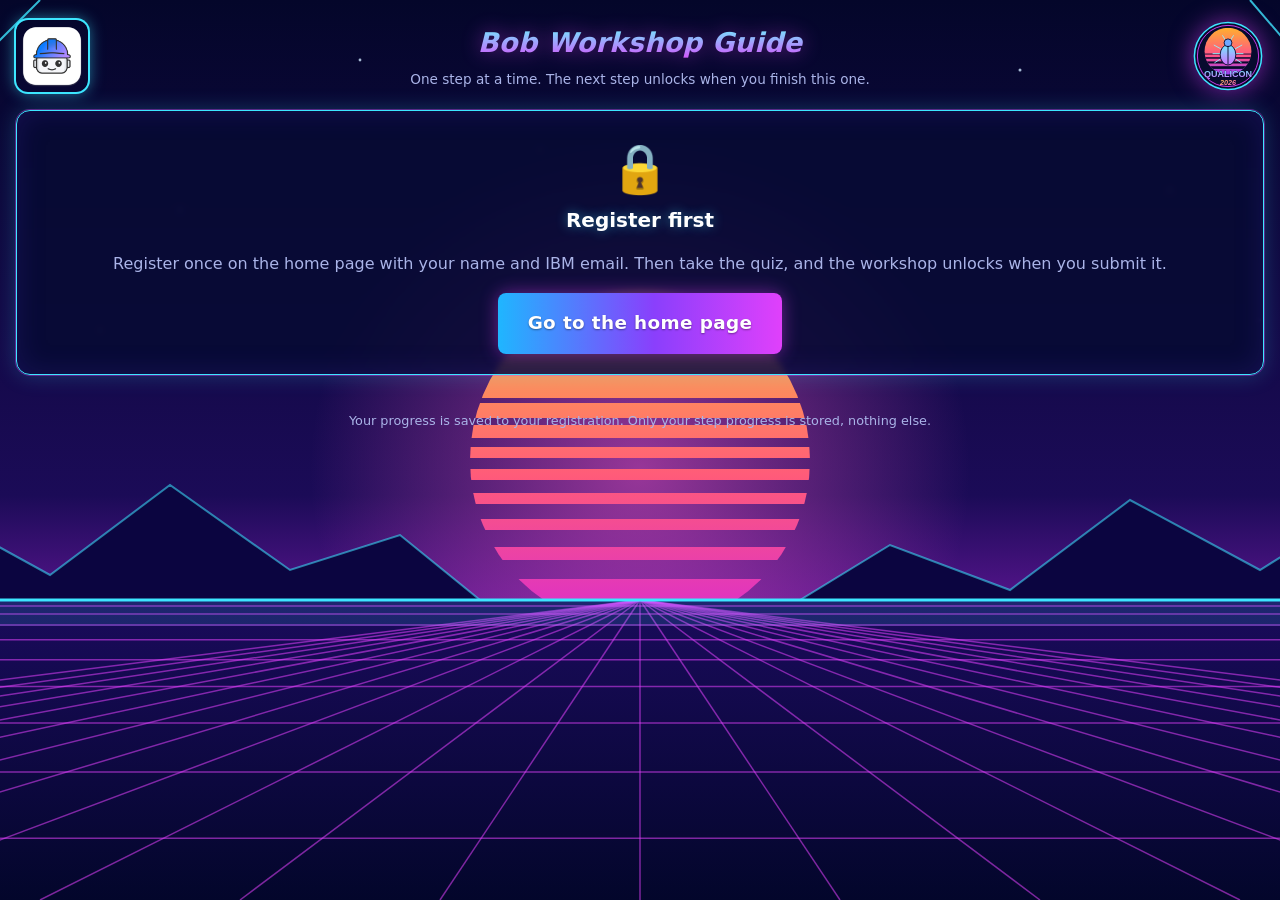
<file: index.html>
<!DOCTYPE html>
<html lang="en">
<head>
  <meta charset="utf-8">
  <meta name="viewport" content="width=device-width, initial-scale=1">
  <meta http-equiv="Content-Security-Policy" content="default-src 'self'; connect-src 'self' https://*.supabase.co; img-src 'self' data:; style-src 'self'; script-src 'self'; base-uri 'none'; form-action 'none'">
  <meta name="referrer" content="no-referrer">
  <title>Bob Workshop Guide | Qualicon 2026</title>
  <link rel="icon" type="image/png" href="assets/favicon.png?v=202611270915">
  <link rel="stylesheet" href="assets/styles.css?v=202611270915">
  <link rel="stylesheet" href="assets/guide.css?v=202611270915">
</head>
<body>
<div class="wrap">
  <div class="brand">
    <img class="logo-img" src="assets/bob-logo.png?v=202611270915" alt="IBM Bob" width="72" height="72">
    <div><h1>Bob Workshop Guide</h1><div class="muted small">One step at a time. The next step unlocks when you finish this one.</div></div>
    <img class="badge-img" src="assets/qualicon-badge.svg?v=202611270915" alt="Qualicon 2026" width="72" height="72">
  </div>

  <noscript><div class="error">This guide needs JavaScript. Ask the facilitator for the printable runbook.</div></noscript>
  <div id="error" class="error hidden" role="alert"></div>

  <!-- Path bar and progress (hidden on the welcome screen) -->
  <div id="topbar" class="topbar hidden">
    <div class="row between">
      <span id="path-label" class="pathpill"></span>
      <span class="row">
        <button id="switch-path" class="btn secondary small-btn" type="button"></button>
        <button id="restart" class="btn secondary small-btn" type="button">Start over</button>
      </span>
    </div>
    <div class="timerline mt-s"><span id="progress-text">0 of 0 steps done</span><span id="ws-clock" class="clock" role="timer" aria-label="Time left in the workshop"></span></div>
    <div class="track"><div id="progress-fill" class="fill"></div></div>
    <nav id="stepper" class="stepper" aria-label="Steps"></nav>
  </div>

  <div id="app" aria-live="polite"></div>

  <footer class="foot">Your progress is saved to your registration. Only your step progress is stored, nothing else.</footer>
</div>
<script src="config.js?v=202611270915"></script>
<script src="assets/api.js?v=202611270915"></script>
<script src="assets/guide.js?v=202611270915"></script>
</body>
</html>
</file>
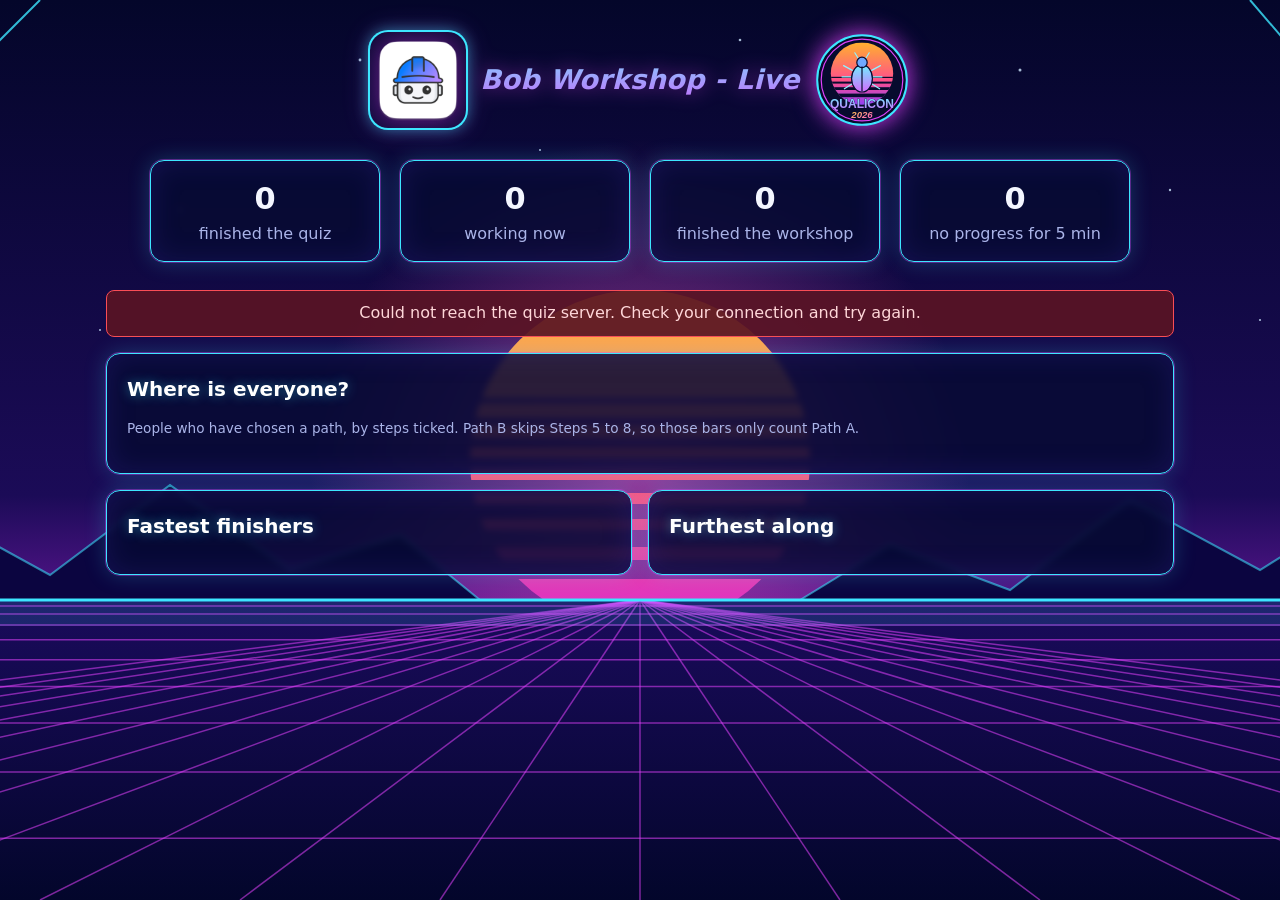
<file: live.html>
<!DOCTYPE html>
<html lang="en">
<head>
  <meta charset="utf-8">
  <meta name="viewport" content="width=device-width, initial-scale=1">
  <meta http-equiv="Content-Security-Policy" content="default-src 'self'; connect-src 'self' https://*.supabase.co; img-src 'self' data:; style-src 'self'; script-src 'self'; base-uri 'none'; form-action 'none'">
  <meta name="referrer" content="no-referrer">
  <meta name="robots" content="noindex">
  <title>Bob Workshop - Live Progress</title>
  <link rel="icon" type="image/png" href="assets/favicon.png?v=202611270930">
  <link rel="stylesheet" href="assets/styles.css?v=202611270930">
  <link rel="stylesheet" href="assets/live.css?v=202611270930">
</head>
<body>
<div class="wrap wide stage">
  <h1 class="stage-title"><img class="logo-img" src="assets/bob-logo.png?v=202611270930" alt="IBM Bob" width="96" height="96"> <span>Bob Workshop - Live</span> <img class="badge-img" src="assets/qualicon-badge.svg?v=202611270930" alt="Qualicon 2026" width="96" height="96"></h1>

  <div class="counters four" aria-live="polite">
    <div class="counter"><b id="c-quiz">0</b><span class="muted">finished the quiz</span></div>
    <div class="counter"><b id="c-work">0</b><span class="muted">working now</span></div>
    <div class="counter"><b id="c-done">0</b><span class="muted">finished the workshop</span></div>
    <div class="counter"><b id="c-stall">0</b><span class="muted">no progress for 5 min</span></div>
  </div>
  <p id="paths" class="muted"></p>
  <p id="err" class="error hidden" role="alert"></p>

  <div class="card left">
    <h2>Where is everyone?</h2>
    <p class="muted small">People who have chosen a path, by steps ticked. Path B skips Steps 5 to 8, so those bars only count Path A.</p>
    <div id="funnel" class="funnel"></div>
  </div>

  <div class="two">
    <div class="card left">
      <h2>Fastest finishers</h2>
      <div id="lb-fast"></div>
    </div>
    <div class="card left">
      <h2>Furthest along</h2>
      <div id="lb-active"></div>
    </div>
  </div>
  <p class="muted small" id="updated"></p>
</div>
<script src="config.js?v=202611270930"></script>
<script src="assets/api.js?v=202611270930"></script>
<script src="assets/live.js?v=202611270930"></script>
</body>
</html>
</file>
<file: assets/styles.css>
:root {
  --bg: #05072e; --surface: rgba(8, 11, 52, .86); --surface2: rgba(26, 22, 88, .85); --border: #3b3f9c;
  --text: #f4f6ff; --muted: #aab4e8; --accent: #3de6ff; --accent2: #e040fb;
  --neon-cyan: #3de6ff; --neon-pink: #e040fb;
  --ok: #24a148; --okbg: #12301e; --bad: #fa4d56; --badbg: #3a1619; --gold: #f1c21b;
  --radius: 12px;
}
* { box-sizing: border-box; }
html, body { margin: 0; background: var(--bg); color: var(--text);
  font: 16px/1.55 -apple-system, "Segoe UI", system-ui, sans-serif; }
body { min-height: 100vh; }
.wrap { max-width: 760px; margin: 0 auto; padding: 20px 16px 60px; }
.wrap.wide { max-width: 1100px; }
h1 { font-size: 1.7rem; margin: 0 0 4px; }
h2 { font-size: 1.25rem; margin: 0 0 12px; }
.muted { color: var(--muted); }
.small { font-size: .85rem; }
.hidden { display: none !important; }
.brand { display: flex; align-items: center; gap: 10px; margin-bottom: 18px; }
.brand .logo { font-size: 1.8rem; }
.card { background: var(--surface); border: 1px solid var(--border); border-radius: var(--radius);
  padding: 20px; margin-bottom: 16px; }
label { display: block; font-weight: 600; margin: 14px 0 6px; }
input[type=text], input[type=email] { width: 100%; padding: 12px 14px; font-size: 1rem; color: var(--text);
  background: var(--surface2); border: 1px solid var(--border); border-radius: 8px; }
input:focus-visible, button:focus-visible, .opt:focus-within { outline: 3px solid var(--accent); outline-offset: 2px; }
.btn { display: inline-block; padding: 12px 22px; font-size: 1rem; font-weight: 600; border: 0;
  border-radius: 8px; background: var(--accent); color: #fff; cursor: pointer; }
.btn:hover { filter: brightness(1.1); }
.btn:disabled { opacity: .5; cursor: not-allowed; }
.btn.secondary { background: var(--surface2); border: 1px solid var(--border); }
.btn.big { padding: 16px 30px; font-size: 1.15rem; }
.row { display: flex; gap: 10px; flex-wrap: wrap; align-items: center; }
.row.between { justify-content: space-between; }
.error { background: var(--badbg); border: 1px solid var(--bad); color: #ffd7d9; padding: 10px 12px;
  border-radius: 8px; margin-top: 12px; }
.rules { margin: 8px 0 0; padding-left: 20px; }

/* timer */
.timerbar { position: sticky; top: 0; z-index: 5; background: var(--bg); padding: 10px 0 12px; }
.timerline { display: flex; justify-content: space-between; align-items: center; font-weight: 600; }
.clock { font-variant-numeric: tabular-nums; font-size: 1.4rem; }
.clock.low { color: var(--bad); animation: pulse 1s infinite; }
.track { height: 8px; background: var(--surface2); border-radius: 99px; overflow: hidden; margin-top: 6px; }
.fill { height: 100%; width: 100%; background: linear-gradient(90deg, var(--accent), var(--accent2)); transition: width .25s linear; }
.fill.low { background: var(--bad); }
@keyframes pulse { 50% { opacity: .55; } }

/* questions */
.qcard { background: var(--surface); border: 1px solid var(--border); border-radius: var(--radius);
  padding: 18px; margin-bottom: 14px; }
.qhead { display: flex; gap: 10px; align-items: baseline; flex-wrap: wrap; margin-bottom: 10px; }
.qnum { color: var(--accent); font-weight: 700; }
.qprompt { font-weight: 600; margin: 0; flex: 1 1 100%; }
.badge { font-size: .75rem; padding: 2px 8px; border-radius: 99px; border: 1px solid var(--border); color: var(--muted); }
.badge.multi { color: var(--gold); border-color: var(--gold); }
.opts { display: grid; gap: 8px; }
.opt { display: flex; gap: 12px; align-items: flex-start; padding: 11px 12px; border: 1px solid var(--border);
  border-radius: 10px; background: var(--surface2); cursor: pointer; }
.opt:hover { border-color: var(--accent); }
.opt.picked { border-color: var(--accent); background: #16294d; }
.opt input { margin-top: 4px; accent-color: var(--accent); width: 18px; height: 18px; flex: none; }
.opt .key { font-weight: 700; color: var(--muted); text-transform: uppercase; width: 1.1em; flex: none; }
.opt.right { border-color: var(--ok); background: var(--okbg); }
.opt.wrong { border-color: var(--bad); background: var(--badbg); }
.opt.missed { border-style: dashed; border-color: var(--ok); }
.opt.locked { cursor: default; }
.tag { margin-left: auto; font-size: .75rem; font-weight: 700; flex: none; }
.tag.ok { color: #6fdc8c; } .tag.bad { color: #ff8389; }
.explain { margin-top: 10px; padding: 10px 12px; border-left: 3px solid var(--accent); background: var(--surface2);
  border-radius: 6px; font-size: .92rem; }
.verdict { font-weight: 700; }
.verdict.ok { color: #6fdc8c; } .verdict.bad { color: #ff8389; }
.sticky-submit { position: sticky; bottom: 0; background: linear-gradient(transparent, var(--bg) 40%); padding: 18px 0 8px; }

/* score */
.scorebox { text-align: center; padding: 26px 16px; }
.scorebig { font-size: 3.4rem; font-weight: 800; line-height: 1.1; }
.scorebig small { font-size: 1.4rem; color: var(--muted); }
.stats { display: flex; gap: 10px; justify-content: center; flex-wrap: wrap; margin-top: 12px; }
.pill { padding: 6px 12px; background: var(--surface2); border: 1px solid var(--border); border-radius: 99px; font-size: .9rem; }

/* leaderboard */
.lb { width: 100%; border-collapse: collapse; }
.lb th, .lb td { text-align: left; padding: 9px 10px; border-bottom: 1px solid var(--border); }
.lb th { color: var(--muted); font-size: .8rem; text-transform: uppercase; letter-spacing: .04em; }
.lb td.num, .lb th.num { text-align: right; font-variant-numeric: tabular-nums; }
.lb tr.me td { background: #16294d; font-weight: 700; }
.lb .medal { font-size: 1.15rem; }

/* podium */
.podium { display: flex; justify-content: center; align-items: flex-end; gap: 10px; min-height: 280px; padding-top: 10px; }
.podium-step { flex: 1 1 0; max-width: 240px; text-align: center; display: flex; flex-direction: column; align-items: center; }
.podium-driver { padding: 0 6px 8px; min-height: 96px; }
.podium-icon { font-size: 2.2rem; }
.podium-name { font-weight: 800; font-size: 1.05rem; word-break: break-word; }
.podium-score { color: var(--muted); font-size: .85rem; }
.podium-block { width: 100%; border-radius: 10px 10px 0 0; display: flex; flex-direction: column; align-items: center;
  justify-content: flex-start; padding-top: 10px; font-weight: 800; }
.podium-medal { font-size: 2rem; } .podium-pos { font-size: 1.3rem; }
.p1 .podium-block { height: 190px; background: linear-gradient(#f1c21b, #b28600); color: #2b2100; }
.p2 .podium-block { height: 140px; background: linear-gradient(#c6c6c6, #8d8d8d); color: #1f1f1f; }
.p3 .podium-block { height: 100px; background: linear-gradient(#d28e55, #8a5a2e); color: #2a1a0b; }
.podium-step.is-hidden { opacity: 0; transform: translateY(60px); }
.podium-step.is-rising { animation: rise .9s cubic-bezier(.2,.9,.3,1.2) both; }
.podium-step.is-winner .podium-icon { animation: bounce .7s ease infinite alternate; font-size: 3rem; }
.podium-step.is-winner .podium-name { color: var(--gold); font-size: 1.35rem; }
@keyframes rise { from { opacity: 0; transform: translateY(80px); } to { opacity: 1; transform: none; } }
@keyframes bounce { to { transform: translateY(-10px) rotate(-6deg); } }

.confetti-layer { position: fixed; inset: 0; pointer-events: none; overflow: hidden; z-index: 50; }
.confetti { position: absolute; will-change: transform, opacity; }

/* presenter */
.stage { text-align: center; }
.banner { font-size: clamp(1.4rem, 3.4vw, 2.4rem); font-weight: 800; min-height: 1.4em; margin: 6px 0 14px; }
.counters { display: flex; justify-content: center; gap: 12px; flex-wrap: wrap; margin-bottom: 14px; }
.counter { background: var(--surface); border: 1px solid var(--border); border-radius: var(--radius); padding: 10px 18px; min-width: 130px; }
.counter b { display: block; font-size: 1.9rem; }
.presenter-podium .podium { min-height: 380px; }
.presenter-podium .podium-name { font-size: 1.5rem; }
.presenter-podium .p1 .podium-block { height: 250px; }
.presenter-podium .p2 .podium-block { height: 180px; }
.presenter-podium .p3 .podium-block { height: 130px; }

@media (max-width: 520px) {
  .podium-name { font-size: .9rem; } .podium-icon { font-size: 1.6rem; }
  .scorebig { font-size: 2.8rem; }
}
@media (prefers-reduced-motion: reduce) {
  *, *::before, *::after { animation: none !important; transition: none !important; }
  .podium-step.is-hidden { opacity: 0; }
}

.row.center { justify-content: center; }
.mb { margin-bottom: 14px; }
.mt { margin-top: 18px; }
.left { text-align: left; }

.logo-img { display: block; width: 56px; height: 56px; border-radius: 12px; flex: none; }
.stage-title { display: flex; align-items: center; justify-content: center; gap: 14px; }
.stage-title .logo-img { width: 96px; height: 96px; border-radius: 18px; }

.notice { display: flex; gap: 12px; align-items: center; justify-content: space-between; flex-wrap: wrap;
  padding: 12px 16px; margin-bottom: 16px; background: var(--surface2); border: 1px solid var(--accent, #4f86f7);
  border-radius: 10px; }

/* ===== Qualicon 2026 theme (synthwave) ===== */
html { background: var(--bg); }
body { background: transparent; position: relative; }
body::before { content: ""; position: fixed; inset: 0; z-index: -1; background: var(--bg) url("qualicon-bg.svg") center bottom / cover no-repeat; }
h1 { font-style: italic; font-weight: 900; letter-spacing: .01em;
  background: linear-gradient(180deg, #6ff0ff 10%, #e040fb 95%); -webkit-background-clip: text; background-clip: text;
  color: transparent; -webkit-text-fill-color: transparent; filter: drop-shadow(0 0 10px rgba(224, 64, 251, .45)); }
h2 { color: #fff; text-shadow: 0 0 12px rgba(61, 230, 255, .45); }
.brand { gap: 14px; }
.brand > div { flex: 1 1 auto; }
.badge-img { width: 84px; height: 84px; flex: none; filter: drop-shadow(0 0 12px rgba(224, 64, 251, .55)); }
.stage-title .badge-img { width: 96px; height: 96px; }
.logo-img { box-shadow: 0 0 0 2px var(--neon-cyan), 0 0 16px rgba(61, 230, 255, .6); }
.card, .qcard, .counter { border: 1.5px solid var(--neon-cyan); border-radius: 14px;
  box-shadow: 0 0 0 1px rgba(224, 64, 251, .35), 0 0 22px rgba(61, 230, 255, .22), inset 0 0 28px rgba(60, 40, 170, .25);
  backdrop-filter: blur(3px); }
.qcard { border-color: rgba(61, 230, 255, .75); }
.qnum { color: var(--neon-cyan); text-shadow: 0 0 8px rgba(61, 230, 255, .7); }
input[type=text], input[type=email], input[type=password] { width: 100%; padding: 12px 14px; font-size: 1rem; color: var(--text);
  background: rgba(4, 6, 36, .85); border: 1px solid var(--border); border-radius: 8px; }
input:focus-visible, button:focus-visible, .opt:focus-within { outline: 3px solid var(--neon-cyan); }
.btn { background: linear-gradient(90deg, #1fb6ff, #8a3ffc 55%, #e040fb); color: #fff; font-weight: 800; letter-spacing: .02em;
  box-shadow: 0 0 18px rgba(224, 64, 251, .45); text-shadow: 0 1px 2px rgba(0, 0, 0, .4); }
.btn.secondary { background: rgba(26, 22, 88, .85); border: 1px solid var(--neon-cyan); box-shadow: none; }
.opt { background: rgba(14, 14, 66, .8); border-color: #3b3f9c; }
.opt:hover { border-color: var(--neon-cyan); box-shadow: 0 0 12px rgba(61, 230, 255, .35); }
.opt.picked { border-color: var(--neon-cyan); background: rgba(35, 80, 190, .55); box-shadow: 0 0 14px rgba(61, 230, 255, .45); }
.opt input { accent-color: var(--neon-pink); }
.opt.right { background: rgba(18, 70, 40, .85); } .opt.wrong { background: rgba(90, 20, 36, .88); }
.timerbar { background: rgba(5, 7, 46, .93); backdrop-filter: blur(4px); padding: 10px 12px 12px; margin: 0 -12px; border-bottom: 1px solid var(--border); }
.track { background: rgba(255, 255, 255, .12); }
.fill { background: linear-gradient(90deg, var(--neon-cyan), var(--neon-pink)); box-shadow: 0 0 10px rgba(224, 64, 251, .7); }
.fill.low { background: var(--bad); }
.clock { color: var(--neon-cyan); text-shadow: 0 0 12px rgba(61, 230, 255, .8); }
.clock.low { color: var(--bad); text-shadow: none; }
.sticky-submit { background: linear-gradient(transparent, rgba(5, 7, 46, .95) 45%); }
.explain { background: rgba(14, 14, 66, .85); border-left-color: var(--neon-pink); }
.pill { background: rgba(14, 14, 66, .85); border-color: var(--neon-cyan); }
.scorebig { background: linear-gradient(180deg, #ffd23f, #ff4fd8); -webkit-background-clip: text; background-clip: text;
  color: transparent; -webkit-text-fill-color: transparent; font-style: italic; filter: drop-shadow(0 0 12px rgba(255, 79, 216, .5)); }
.scorebig small { -webkit-text-fill-color: var(--muted); color: var(--muted); }
.lb tr.me td { background: rgba(35, 80, 190, .55); }
.lb th, .lb td { border-bottom-color: rgba(59, 63, 156, .8); }
.notice { background: rgba(26, 22, 88, .9); border: 1.5px solid var(--neon-pink); box-shadow: 0 0 18px rgba(224, 64, 251, .35); }
.banner { text-shadow: 0 0 16px rgba(61, 230, 255, .6); }
.error { background: rgba(90, 20, 36, .92); }
@media (max-width: 520px) { .badge-img { width: 64px; height: 64px; } }

/* Submit sits once at the end of the last question, not floating over the quiz */
.submit-area { text-align: center; padding: 8px 0 40px; }
.submit-area .btn { min-width: 260px; }

/* Host controls on the big screen (presenter.html?host=1) */
#host-panel input { max-width: 320px; }
#host-panel .btn { white-space: nowrap; }

/* Bob logo and Qualicon badge share one size in the header (participant page) */
.logo-img, .badge-img { width: 72px; height: 72px; }
@media (max-width: 520px) { .logo-img, .badge-img { width: 56px; height: 56px; } }
.stage-title .logo-img, .stage-title .badge-img { width: 96px; height: 96px; }
@media (max-width: 700px) { .stage-title .logo-img, .stage-title .badge-img { width: 64px; height: 64px; } }

/* Big screen: breathing room under the logos, and three equal-width counter boxes */
.stage-title { margin: 12px 0 32px; }
.stage .counters { display: grid; grid-template-columns: repeat(3, 1fr); gap: 20px;
  max-width: 720px; margin: 0 auto 28px; }
.stage .counter { min-width: 0; padding: 14px 12px; }
@media (max-width: 560px) { .stage .counters { gap: 10px; } .stage .counter { padding: 10px 6px; } }

/* Participant header: centre the title and tagline between the two logos */
.brand { justify-content: center; }
.brand > div { text-align: center; }
</file>
<file: assets/guide.css>
/* Guide-specific styles. The base theme is styles.css (shared with the quiz). */
/* Wider column than the quiz default (760px) so each step fits with less vertical scrolling. */
.wrap { max-width: 1280px; }
.topbar { position: sticky; top: 0; z-index: 5; background: rgba(5, 7, 46, .93); backdrop-filter: blur(4px);
  padding: 10px 12px 12px; margin: 0 -12px 14px; border-bottom: 1px solid var(--border); }
.mt-s { margin-top: 8px; }
.small-btn { padding: 6px 12px; font-size: .85rem; }
.pathpill { display: inline-block; padding: 4px 12px; border-radius: 99px; font-weight: 700; font-size: .9rem;
  border: 1.5px solid var(--neon-pink); color: #fff; background: rgba(224, 64, 251, .15); }
.pathpill.b { border-color: var(--neon-cyan); background: rgba(61, 230, 255, .12); }

.stepper { display: flex; flex-wrap: wrap; justify-content: center; gap: 6px; margin-top: 10px; }
.pip { width: 34px; height: 34px; padding: 0; border-radius: 50%; border: 1.5px solid var(--border);
  background: rgba(14, 14, 66, .8); color: var(--muted); font-weight: 700; font-size: .85rem; cursor: pointer; }
.pip.done { border-color: var(--ok); color: #6fdc8c; }
.pip.current { border-color: var(--neon-cyan); color: #fff; box-shadow: 0 0 12px rgba(61, 230, 255, .6); }
.pip.viewing { background: rgba(35, 80, 190, .55); }
.pip:disabled { opacity: .35; cursor: not-allowed; }

.stepcard h2 { margin-bottom: 4px; }
.stepmeta { display: flex; gap: 8px; flex-wrap: wrap; align-items: center; margin-bottom: 10px; }
.stepno { color: var(--neon-cyan); font-weight: 700; }
.who { font-size: .75rem; font-weight: 700; padding: 2px 10px; border-radius: 99px; border: 1px solid var(--border); }
.who.you { border-color: var(--gold); color: var(--gold); }
.who.bob { border-color: var(--neon-cyan); color: var(--neon-cyan); }
.who.opt-tag { border-color: var(--muted); color: var(--muted); }

.stepcard p { margin: 8px 0; }
.stepcard ol { margin: 8px 0; padding-left: 22px; }
.stepcard li { margin: 6px 0; }
code { font-family: ui-monospace, Menlo, Consolas, monospace; font-size: .88em; background: rgba(4, 6, 36, .85);
  border: 1px solid var(--border); padding: 0 5px; border-radius: 4px; }
a { color: var(--neon-cyan); }

.promptbox { margin: 12px 0; border: 1px solid var(--border); border-left: 4px solid var(--neon-cyan);
  border-radius: 10px; background: rgba(4, 6, 36, .85); }
.promptbox .plabel { display: flex; justify-content: space-between; align-items: center; gap: 8px; flex-wrap: wrap;
  padding: 8px 12px; border-bottom: 1px solid var(--border); font-size: .8rem; font-weight: 700; color: var(--muted); }
.promptbox pre { margin: 0; padding: 12px; white-space: pre-wrap; word-wrap: break-word;
  font-family: ui-monospace, Menlo, Consolas, monospace; font-size: .88rem; line-height: 1.5; }
.promptbox.cmd { border-left-color: var(--neon-pink); }
.copy { padding: 4px 12px; font-size: .8rem; }

.callout { margin: 12px 0; padding: 10px 14px; border-radius: 10px; border: 1px solid var(--border);
  background: rgba(14, 14, 66, .85); font-size: .95rem; }
.callout .ctitle { display: block; font-weight: 800; margin-bottom: 2px; }
.callout.expect { border-left: 4px solid var(--ok); }
.callout.warn { border-left: 4px solid var(--bad); }
.callout.quiz { border-left: 4px solid var(--neon-pink); }
.callout.tip { border-left: 4px solid var(--gold); }
.callout.path { border-left: 4px solid var(--neon-cyan); }

.gate { margin-top: 18px; padding-top: 14px; border-top: 1px solid var(--border); }
.gate label.check { display: flex; gap: 12px; align-items: flex-start; font-weight: 600; margin: 0 0 14px; cursor: pointer; }
.gate input[type=checkbox] { width: 20px; height: 20px; margin-top: 2px; accent-color: var(--neon-pink); flex: none; }
.gate .row { gap: 10px; }
.lockedmsg { color: var(--muted); font-size: .9rem; }

.welcome .lead { font-size: 1.1rem; line-height: 1.55; margin: 4px 0 16px; }
.journey { list-style: none; margin: 0 0 14px; padding: 0; display: grid; gap: 10px; grid-template-columns: repeat(5, 1fr); }
.journey li { display: flex; flex-direction: column; gap: 6px; padding: 12px; border-radius: 12px; border: 1px solid var(--border);
  background: rgba(14, 14, 66, .85); }
.journey li:nth-child(odd) { border-color: rgba(61, 230, 255, .55); }
.journey li:nth-child(even) { border-color: rgba(224, 64, 251, .55); }
.journey .jnum { width: 28px; height: 28px; border-radius: 50%; display: inline-flex; align-items: center; justify-content: center;
  font-weight: 800; font-size: .9rem; color: #fff; background: linear-gradient(135deg, var(--neon-cyan), var(--neon-pink)); }
.journey b { font-size: 1.02rem; }
.journey .jtext { font-size: .88rem; color: var(--muted); line-height: 1.45; }
@media (max-width: 900px) { .journey { grid-template-columns: repeat(2, 1fr); } }
@media (max-width: 460px) { .journey { grid-template-columns: 1fr; } }
.welcome .choices { display: grid; gap: 14px; grid-template-columns: 1fr 1fr; margin: 16px 0; }
@media (max-width: 640px) { .welcome .choices { grid-template-columns: 1fr; } }
.choice { text-align: left; padding: 16px; border-radius: 14px; border: 1.5px solid var(--neon-cyan); cursor: pointer;
  background: rgba(14, 14, 66, .85); color: var(--text); font: inherit; }
.choice:hover { box-shadow: 0 0 16px rgba(61, 230, 255, .45); }
.choice.a { border-color: var(--neon-pink); }
.choice.a:hover { box-shadow: 0 0 16px rgba(224, 64, 251, .45); }
.choice b { display: block; font-size: 1.1rem; margin-bottom: 4px; }

.finish { text-align: center; }
.finish .big-emoji { font-size: 3rem; }
.finish .row { margin-top: 14px; }

/* Completion certificate */
.cert-overlay { position: fixed; inset: 0; z-index: 50; display: flex; align-items: center; justify-content: center;
  padding: 16px; overflow-y: auto; background: rgba(5, 7, 46, .94); }
.cert-fireworks { position: fixed; inset: 0; width: 100%; height: 100%; pointer-events: none; }
.cert { position: relative; max-width: 680px; width: 100%; padding: 32px 28px; text-align: center; border-radius: 18px;
  border: 2px solid var(--neon-cyan); background: rgba(14, 14, 66, .92);
  box-shadow: 0 0 28px rgba(61, 230, 255, .45), 0 0 60px rgba(224, 64, 251, .25); }
.cert-cup { font-size: 4.5rem; line-height: 1; }
.cert-kicker { margin-top: 8px; color: var(--neon-cyan); font-weight: 700; letter-spacing: .08em; text-transform: uppercase; font-size: .85rem; }
.cert-title { margin: 8px 0 18px; font-size: 1.9rem; }
.cert-line { color: var(--muted); margin: 8px auto; max-width: 520px; }
.cert-name { margin: 10px 0; font-size: 2.2rem; font-weight: 800; color: #ffd24a; overflow-wrap: anywhere;
  border-bottom: 2px solid var(--neon-pink); padding-bottom: 8px; }
.cert-date { margin: 14px 0 6px; font-weight: 700; }
.foot { margin-top: 36px; text-align: center; font-size: .8rem; color: var(--muted); }

a.btn { display: inline-block; text-decoration: none; text-align: center; }
</file>
<file: assets/live.css>
/* Workshop big screen (live.html): live counters, step funnel and two top-10 tables. */
.stage .counters.four { grid-template-columns: repeat(4, 1fr); max-width: 980px; }
@media (max-width: 700px) { .stage .counters.four { grid-template-columns: repeat(2, 1fr); } }

.funnel { display: grid; gap: 8px; }
.frow { display: grid; grid-template-columns: 2.2rem minmax(0, 18rem) 1fr 3rem; gap: 12px; align-items: center; }
.frow .fnum { font-weight: 800; color: var(--neon-cyan); text-align: right; }
.frow .ftitle { white-space: nowrap; overflow: hidden; text-overflow: ellipsis; }
.frow .ftrack { height: 18px; border-radius: 9px; background: rgba(255, 255, 255, .1); overflow: hidden; }
.frow .ffill { height: 100%; border-radius: 9px; background: linear-gradient(90deg, var(--neon-cyan), var(--neon-pink)); transition: width .6s ease; }
.frow .fcount { text-align: right; font-variant-numeric: tabular-nums; font-weight: 700; }
.frow.pathA .fnum::after { content: " A"; font-size: .7rem; color: var(--muted); }

.two { display: grid; grid-template-columns: 1fr 1fr; gap: 16px; }
@media (max-width: 860px) { .two { grid-template-columns: 1fr; } }
.pathtag { display: inline-block; min-width: 1.6rem; text-align: center; border: 1px solid var(--neon-cyan); border-radius: 99px;
  font-size: .75rem; font-weight: 800; padding: 0 6px; }
</file>
